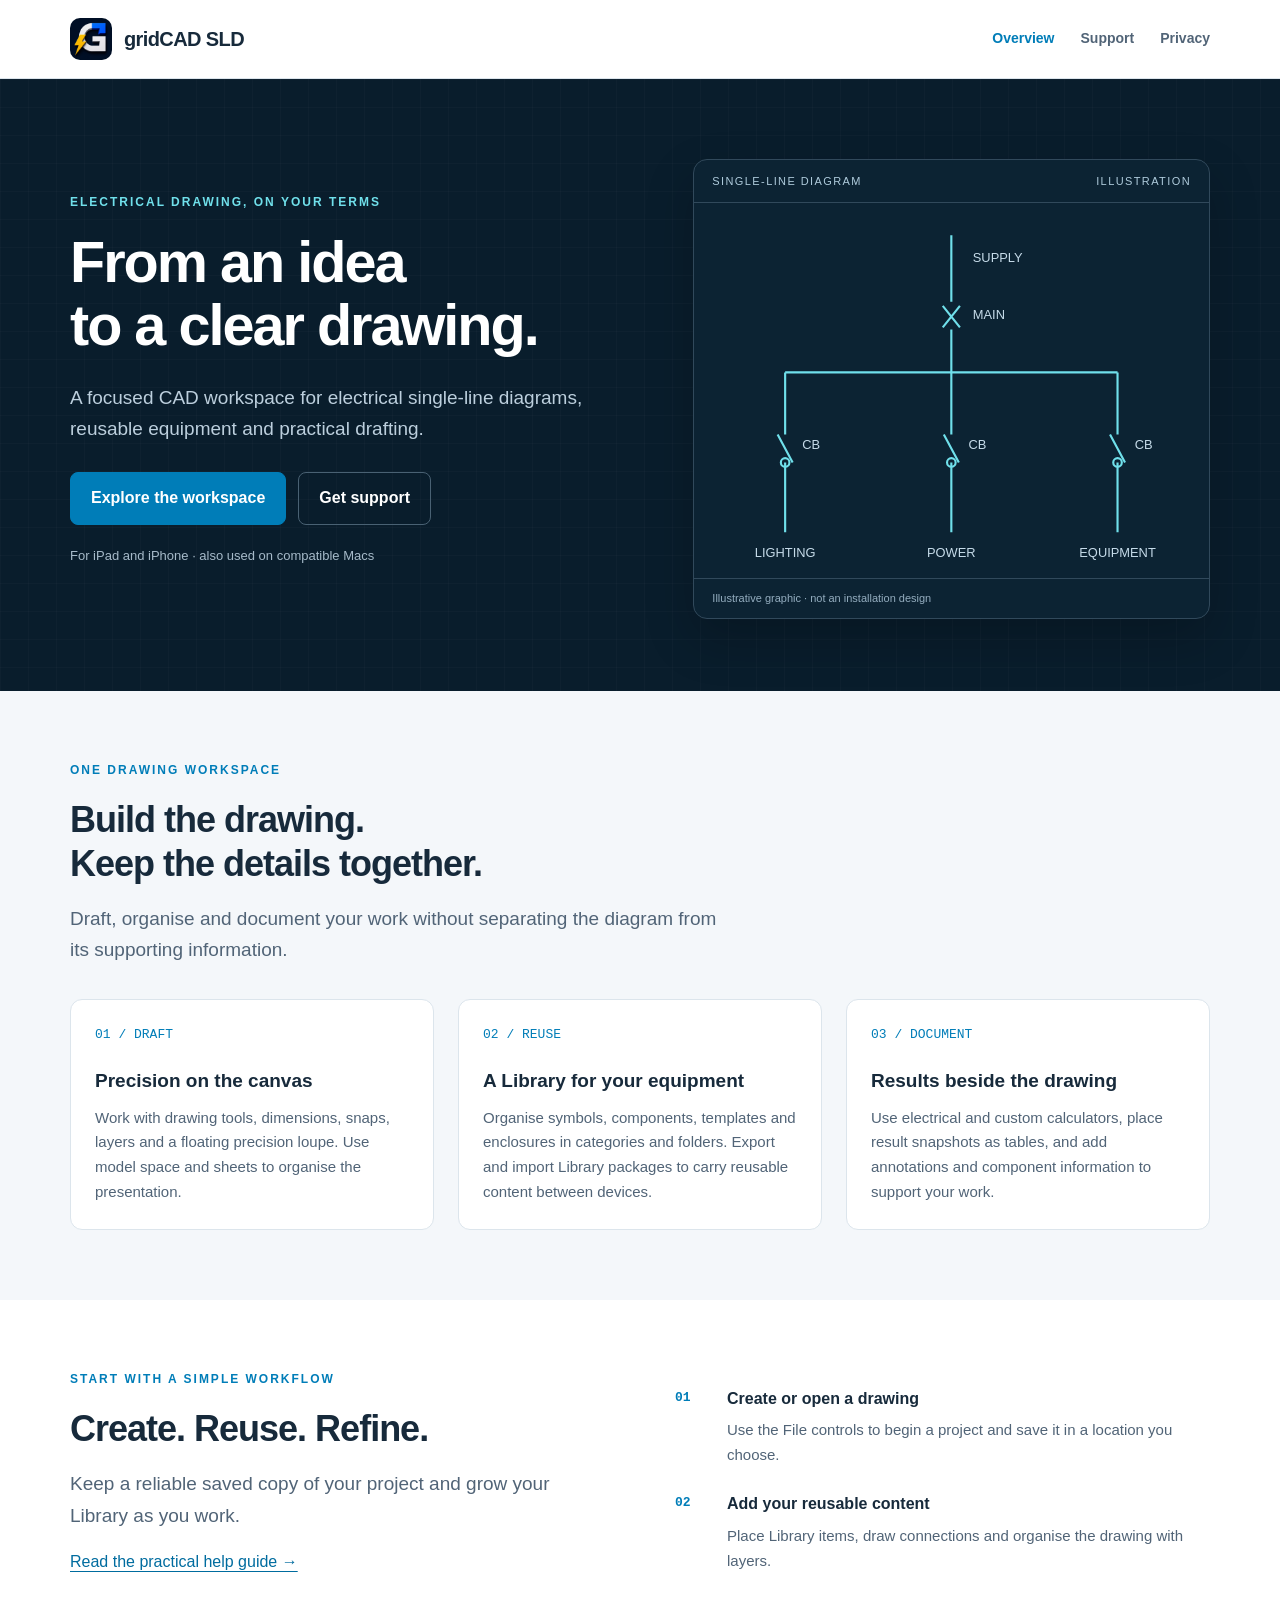
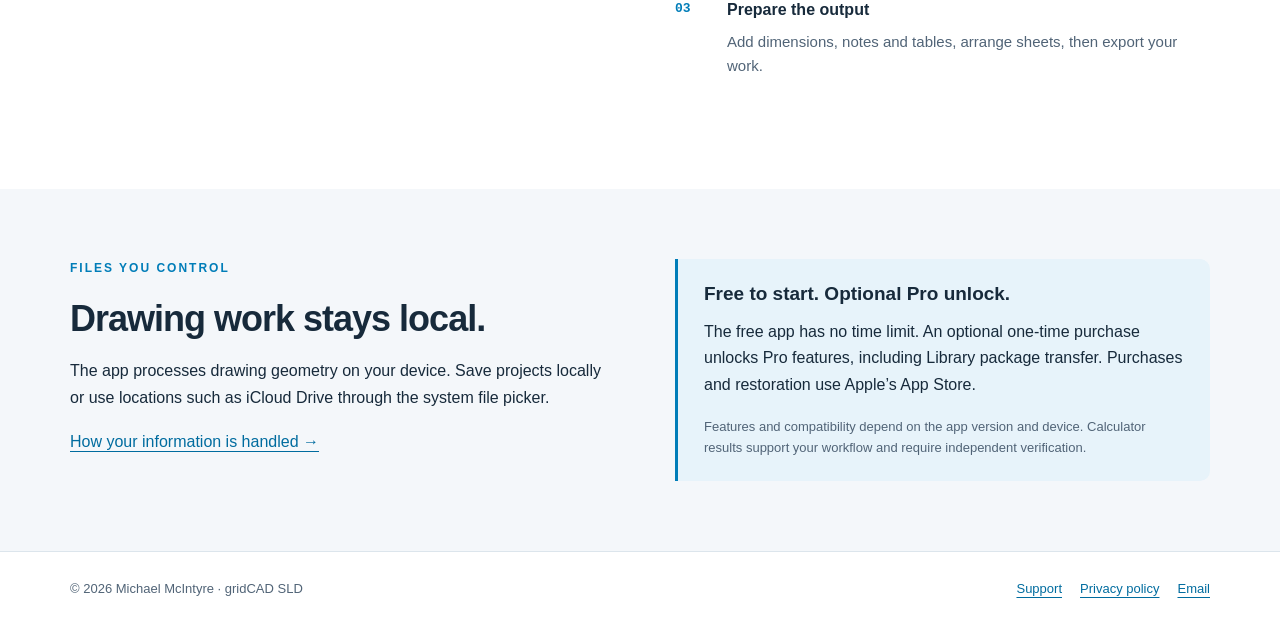
<file: index.html>
<!doctype html>
<html lang="en"><head><meta charset="utf-8"><meta name="viewport" content="width=device-width, initial-scale=1"><title>Electrical drawing workspace | gridCAD SLD</title><meta name="description" content="gridCAD SLD: electrical single-line diagrams, reusable libraries, CAD drafting and custom calculators."><meta name="theme-color" content="#091d2c"><link rel="icon" href="app-icon.png"><link rel="stylesheet" href="styles.css"></head>
<body><a class="skip" href="#main">Skip to content</a><header><div class="wrap nav"><a class="brand" href="index.html"><img src="app-icon.png" width="42" height="42" alt="">gridCAD SLD</a><nav aria-label="Main navigation"><a href="index.html" aria-current="page">Overview</a><a href="support.html">Support</a><a href="privacy.html">Privacy</a></nav></div></header>
<main id="main"><section class="hero"><div class="wrap hero-grid"><div><p class="eyebrow">Electrical drawing, on your terms</p><h1>From an idea<br>to a clear drawing.</h1><p class="lead">A focused CAD workspace for electrical single-line diagrams, reusable equipment and practical drafting.</p><div class="actions"><a class="button" href="#features">Explore the workspace</a><a class="button secondary" href="support.html">Get support</a></div><p class="platforms">For iPad and iPhone · also used on compatible Macs</p></div><div class="diagram"><div class="diagram-top"><span>Single-line diagram</span><span>Illustration</span></div><svg viewBox="0 0 480 350" role="img" aria-labelledby="diagram-title"><title id="diagram-title">Simplified example of a supply feeding three outgoing circuits</title><g fill="none" stroke="#70e0eb" stroke-width="2"><path d="M240 30v62m0 26v40M85 158h310M85 158v58m0 26v65M240 158v58m0 26v65M395 158v58m0 26v65"/><path d="M232 96l16 20m-16 0 16-20M78 216l14 26m141-26 14 26m141-26 14 26"/><circle cx="85" cy="242" r="4"/><circle cx="240" cy="242" r="4"/><circle cx="395" cy="242" r="4"/></g><g fill="#c6dbe9" font-family="sans-serif" font-size="12"><text x="260" y="55">SUPPLY</text><text x="260" y="108">MAIN</text><text x="101" y="229">CB</text><text x="256" y="229">CB</text><text x="411" y="229">CB</text><text x="85" y="330" text-anchor="middle">LIGHTING</text><text x="240" y="330" text-anchor="middle">POWER</text><text x="395" y="330" text-anchor="middle">EQUIPMENT</text></g></svg><div class="diagram-caption">Illustrative graphic · not an installation design</div></div></div></section>
<section class="section" id="features"><div class="wrap"><div class="section-title"><p class="eyebrow">One drawing workspace</p><h2>Build the drawing.<br>Keep the details together.</h2><p class="lead">Draft, organise and document your work without separating the diagram from its supporting information.</p></div><div class="features"><article class="feature"><span class="number">01 / DRAFT</span><h3>Precision on the canvas</h3><p>Work with drawing tools, dimensions, snaps, layers and a floating precision loupe. Use model space and sheets to organise the presentation.</p></article><article class="feature"><span class="number">02 / REUSE</span><h3>A Library for your equipment</h3><p>Organise symbols, components, templates and enclosures in categories and folders. Export and import Library packages to carry reusable content between devices.</p></article><article class="feature"><span class="number">03 / DOCUMENT</span><h3>Results beside the drawing</h3><p>Use electrical and custom calculators, place result snapshots as tables, and add annotations and component information to support your work.</p></article></div></div></section>
<section class="section white"><div class="wrap split"><div><p class="eyebrow">Start with a simple workflow</p><h2>Create. Reuse. Refine.</h2><p class="lead">Keep a reliable saved copy of your project and grow your Library as you work.</p><a href="support.html">Read the practical help guide →</a></div><ol class="steps"><li><strong>Create or open a drawing</strong><p>Use the File controls to begin a project and save it in a location you choose.</p></li><li><strong>Add your reusable content</strong><p>Place Library items, draw connections and organise the drawing with layers.</p></li><li><strong>Prepare the output</strong><p>Add dimensions, notes and tables, arrange sheets, then export your work.</p></li></ol></div></section>
<section class="section"><div class="wrap split"><div><p class="eyebrow">Files you control</p><h2>Drawing work stays local.</h2><p>The app processes drawing geometry on your device. Save projects locally or use locations such as iCloud Drive through the system file picker.</p><p><a href="privacy.html">How your information is handled →</a></p></div><div class="callout"><h3>Free to start. Optional Pro unlock.</h3><p>The free app has no time limit. An optional one-time purchase unlocks Pro features, including Library package transfer. Purchases and restoration use Apple’s App Store.</p><p class="fine">Features and compatibility depend on the app version and device. Calculator results support your workflow and require independent verification.</p></div></div></section></main><footer class="footer"><div class="wrap footer-inner"><p>© 2026 Michael McIntyre · gridCAD SLD</p><div><a href="support.html">Support</a><a href="privacy.html">Privacy policy</a><a href="mailto:mikegencor1@gmail.com">Email</a></div></div></footer></body></html>
</file>
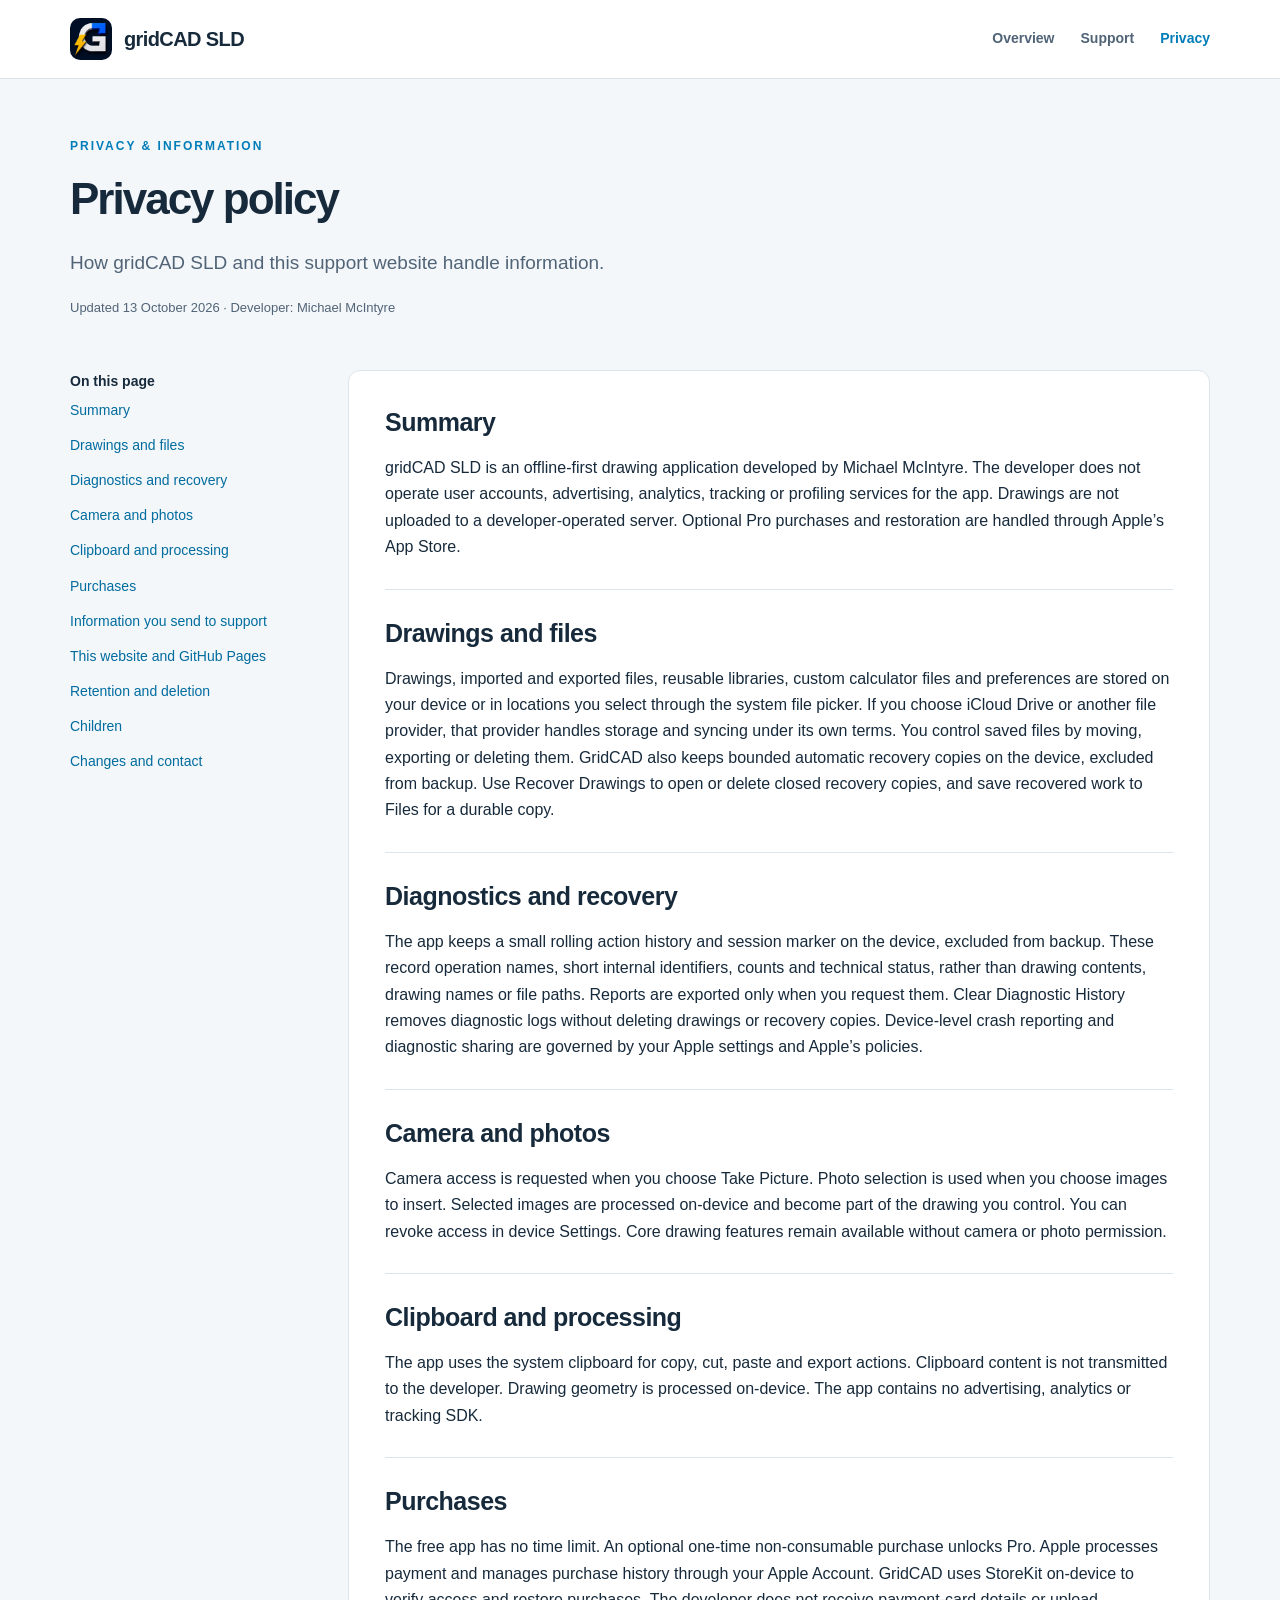
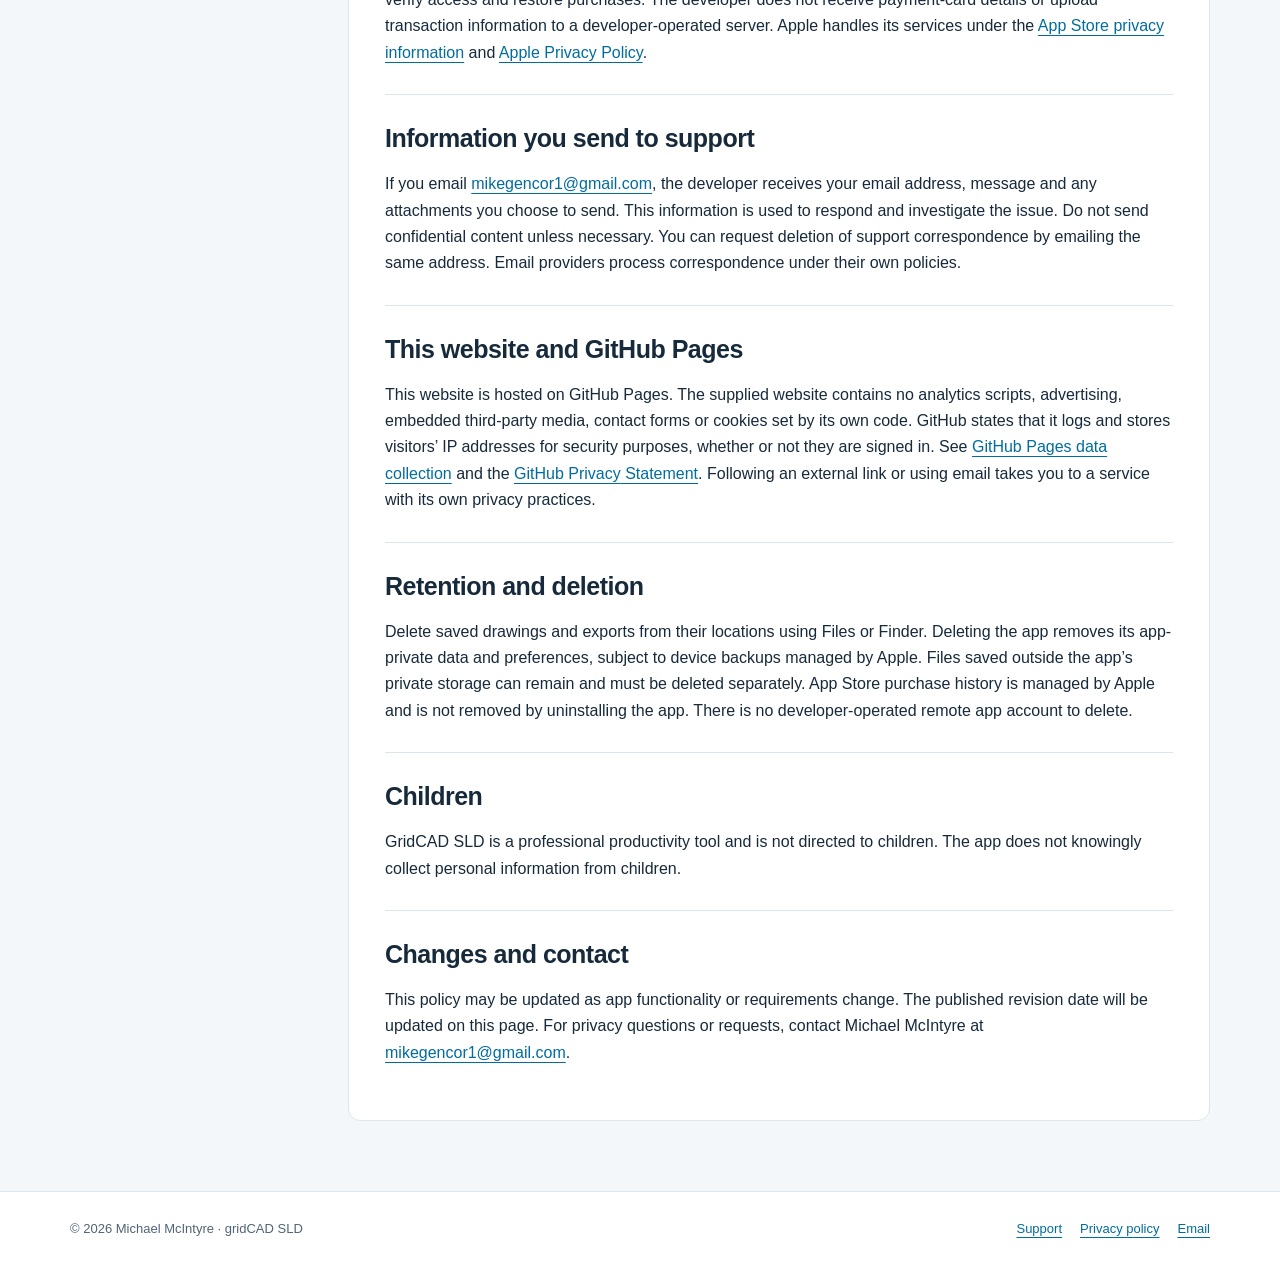
<file: privacy.html>
<!doctype html>
<html lang="en"><head><meta charset="utf-8"><meta name="viewport" content="width=device-width, initial-scale=1"><title>Privacy policy | gridCAD SLD</title><meta name="description" content="Privacy information for gridCAD SLD: local drawing storage, Apple purchases, support correspondence and GitHub Pages hosting."><meta name="theme-color" content="#091d2c"><link rel="icon" href="app-icon.png"><link rel="stylesheet" href="styles.css"></head>
<body><a class="skip" href="#main">Skip to content</a><header><div class="wrap nav"><a class="brand" href="index.html"><img src="app-icon.png" width="42" height="42" alt="">gridCAD SLD</a><nav aria-label="Main navigation"><a href="index.html">Overview</a><a href="support.html">Support</a><a href="privacy.html" aria-current="page">Privacy</a></nav></div></header>
<main id="main"><div class="wrap page-heading"><p class="eyebrow">Privacy & information</p><h1>Privacy policy</h1><p class="lead">How gridCAD SLD and this support website handle information.</p><p class="fine">Updated 13 October 2026 · Developer: Michael McIntyre</p></div><div class="wrap content-grid"><aside class="contents" aria-label="Policy contents"><strong>On this page</strong><a href="#summary">Summary</a><a href="#files">Drawings and files</a><a href="#diagnostics">Diagnostics and recovery</a><a href="#photos">Camera and photos</a><a href="#clipboard">Clipboard and processing</a><a href="#purchases">Purchases</a><a href="#support">Information you send to support</a><a href="#website">This website and GitHub Pages</a><a href="#deletion">Retention and deletion</a><a href="#children">Children</a><a href="#contact">Changes and contact</a></aside><article class="article"><section id="summary"><h2>Summary</h2><p>gridCAD SLD is an offline-first drawing application developed by Michael McIntyre. The developer does not operate user accounts, advertising, analytics, tracking or profiling services for the app. Drawings are not uploaded to a developer-operated server. Optional Pro purchases and restoration are handled through Apple’s App Store.</p></section><section id="files"><h2>Drawings and files</h2><p>Drawings, imported and exported files, reusable libraries, custom calculator files and preferences are stored on your device or in locations you select through the system file picker. If you choose iCloud Drive or another file provider, that provider handles storage and syncing under its own terms. You control saved files by moving, exporting or deleting them. GridCAD also keeps bounded automatic recovery copies on the device, excluded from backup. Use Recover Drawings to open or delete closed recovery copies, and save recovered work to Files for a durable copy.</p></section><section id="diagnostics"><h2>Diagnostics and recovery</h2><p>The app keeps a small rolling action history and session marker on the device, excluded from backup. These record operation names, short internal identifiers, counts and technical status, rather than drawing contents, drawing names or file paths. Reports are exported only when you request them. Clear Diagnostic History removes diagnostic logs without deleting drawings or recovery copies. Device-level crash reporting and diagnostic sharing are governed by your Apple settings and Apple’s policies.</p></section><section id="photos"><h2>Camera and photos</h2><p>Camera access is requested when you choose Take Picture. Photo selection is used when you choose images to insert. Selected images are processed on-device and become part of the drawing you control. You can revoke access in device Settings. Core drawing features remain available without camera or photo permission.</p></section><section id="clipboard"><h2>Clipboard and processing</h2><p>The app uses the system clipboard for copy, cut, paste and export actions. Clipboard content is not transmitted to the developer. Drawing geometry is processed on-device. The app contains no advertising, analytics or tracking SDK.</p></section><section id="purchases"><h2>Purchases</h2><p>The free app has no time limit. An optional one-time non-consumable purchase unlocks Pro. Apple processes payment and manages purchase history through your Apple Account. GridCAD uses StoreKit on-device to verify access and restore purchases. The developer does not receive payment-card details or upload transaction information to a developer-operated server. Apple handles its services under the <a href="https://www.apple.com/legal/privacy/data/en/appstore/">App Store privacy information</a> and <a href="https://www.apple.com/legal/privacy/en-ww/">Apple Privacy Policy</a>.</p></section><section id="support"><h2>Information you send to support</h2><p>If you email <a class="email" href="mailto:mikegencor1@gmail.com">mikegencor1@gmail.com</a>, the developer receives your email address, message and any attachments you choose to send. This information is used to respond and investigate the issue. Do not send confidential content unless necessary. You can request deletion of support correspondence by emailing the same address. Email providers process correspondence under their own policies.</p></section><section id="website"><h2>This website and GitHub Pages</h2><p>This website is hosted on GitHub Pages. The supplied website contains no analytics scripts, advertising, embedded third-party media, contact forms or cookies set by its own code. GitHub states that it logs and stores visitors’ IP addresses for security purposes, whether or not they are signed in. See <a href="https://docs.github.com/en/pages/getting-started-with-github-pages/what-is-github-pages#data-collection">GitHub Pages data collection</a> and the <a href="https://docs.github.com/en/site-policy/privacy-policies/github-general-privacy-statement">GitHub Privacy Statement</a>. Following an external link or using email takes you to a service with its own privacy practices.</p></section><section id="deletion"><h2>Retention and deletion</h2><p>Delete saved drawings and exports from their locations using Files or Finder. Deleting the app removes its app-private data and preferences, subject to device backups managed by Apple. Files saved outside the app’s private storage can remain and must be deleted separately. App Store purchase history is managed by Apple and is not removed by uninstalling the app. There is no developer-operated remote app account to delete.</p></section><section id="children"><h2>Children</h2><p>GridCAD SLD is a professional productivity tool and is not directed to children. The app does not knowingly collect personal information from children.</p></section><section id="contact"><h2>Changes and contact</h2><p>This policy may be updated as app functionality or requirements change. The published revision date will be updated on this page. For privacy questions or requests, contact Michael McIntyre at <a class="email" href="mailto:mikegencor1@gmail.com">mikegencor1@gmail.com</a>.</p></section></article></div></main><footer class="footer"><div class="wrap footer-inner"><p>© 2026 Michael McIntyre · gridCAD SLD</p><div><a href="support.html">Support</a><a href="privacy.html">Privacy policy</a><a href="mailto:mikegencor1@gmail.com">Email</a></div></div></footer></body></html>
</file>
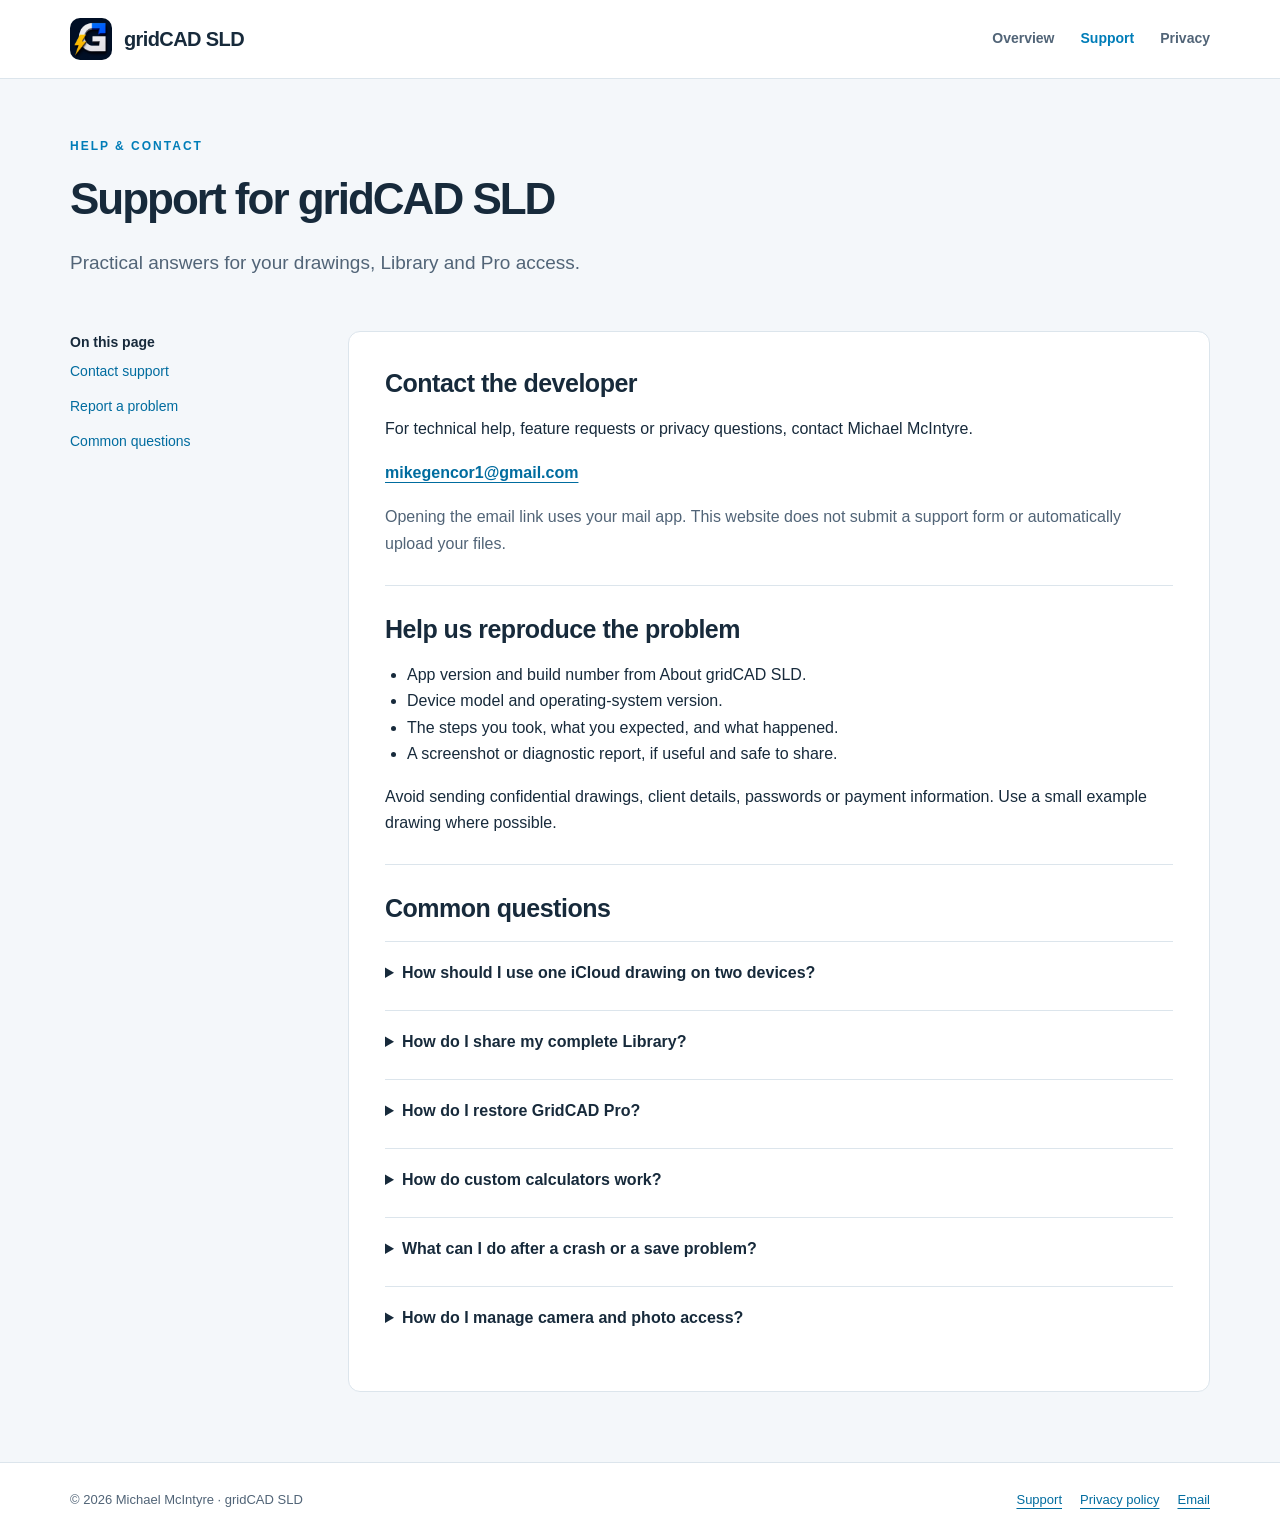
<file: support.html>
<!doctype html>
<html lang="en"><head><meta charset="utf-8"><meta name="viewport" content="width=device-width, initial-scale=1"><title>Support | gridCAD SLD</title><meta name="description" content="Contact gridCAD SLD support and find help with iCloud drawings, Library imports, Pro restoration and custom calculators."><meta name="theme-color" content="#091d2c"><link rel="icon" href="app-icon.png"><link rel="stylesheet" href="styles.css"></head>
<body><a class="skip" href="#main">Skip to content</a><header><div class="wrap nav"><a class="brand" href="index.html"><img src="app-icon.png" width="42" height="42" alt="">gridCAD SLD</a><nav aria-label="Main navigation"><a href="index.html">Overview</a><a href="support.html" aria-current="page">Support</a><a href="privacy.html">Privacy</a></nav></div></header>
<main id="main"><div class="wrap page-heading"><p class="eyebrow">Help & contact</p><h1>Support for gridCAD SLD</h1><p class="lead">Practical answers for your drawings, Library and Pro access.</p></div><div class="wrap content-grid"><aside class="contents" aria-label="On this page"><strong>On this page</strong><a href="#contact">Contact support</a><a href="#report">Report a problem</a><a href="#help">Common questions</a></aside><article class="article"><section id="contact"><h2>Contact the developer</h2><p>For technical help, feature requests or privacy questions, contact Michael McIntyre.</p><p class="contact"><a href="mailto:mikegencor1@gmail.com?subject=gridCAD%20SLD%20Support">mikegencor1@gmail.com</a></p><p class="fine">Opening the email link uses your mail app. This website does not submit a support form or automatically upload your files.</p></section><section id="report"><h2>Help us reproduce the problem</h2><ul><li>App version and build number from About gridCAD SLD.</li><li>Device model and operating-system version.</li><li>The steps you took, what you expected, and what happened.</li><li>A screenshot or diagnostic report, if useful and safe to share.</li></ul><p>Avoid sending confidential drawings, client details, passwords or payment information. Use a small example drawing where possible.</p></section><section id="help"><h2>Common questions</h2>
<details><summary>How should I use one iCloud drawing on two devices?</summary><p>Save the drawing to iCloud Drive using the app’s file controls. Finish editing on the first device, confirm the drawing is saved and allow iCloud to sync before opening it on the second device. Avoid editing the same file on both devices at once. If the app reports that the file changed elsewhere, save a copy with a different name to preserve your changes before reopening the latest file.</p></details>
<details><summary>How do I share my complete Library?</summary><p>In Library, choose Export Entire Library and save the .gridLibrary file. On the other device, use Import Entire Library and select that file. Review its contents and duplicate options before importing. Skip keeps existing matching items; Keep Both creates additional items; Replace replaces matching items. Library package transfer requires Pro.</p><p>In versions that support file associations, opening a .gridLibrary file from Files or Finder also starts the import workflow. Existing .zip symbol packages can be imported through the Library’s Import command.</p></details>
<details><summary>How do I restore GridCAD Pro?</summary><p>Use the same Apple Account that originally purchased Pro and choose Restore Purchases on the Pro screen. An internet connection may be needed to contact Apple. The one-time unlock is a non-consumable purchase. If access is still missing, email support with the app version and the message shown; do not send payment-card details.</p></details>
<details><summary>How do custom calculators work?</summary><p>Open the Calculators tab, then Custom Calculators. Use Tutorial for the supported JSON format and instructions. Import the JSON file, check its inputs, assumptions and verification examples, and calculate. Where available, paste results into the drawing as a table snapshot. The snapshot does not update automatically when inputs change. Units are display labels; the calculator file must implement any unit conversion.</p><p>Check engineering formulas and source data independently before relying on a result. An imported file is not a certification or approval.</p></details>
<details><summary>What can I do after a crash or a save problem?</summary><p>Review available recovery copies through Recover Drawings. Save recovered work to Files for a durable copy. If the file changed elsewhere, use Save a Copy with a different name. Send support the steps that reproduce the issue and, if you choose, a diagnostic report exported from Diagnostics.</p></details>
<details><summary>How do I manage camera and photo access?</summary><p>Camera access is used when you choose Take Picture. Select images through the app’s photo controls. You can manage permissions in device Settings; core drawing remains available without camera or photo access.</p></details>
</section></article></div></main><footer class="footer"><div class="wrap footer-inner"><p>© 2026 Michael McIntyre · gridCAD SLD</p><div><a href="support.html">Support</a><a href="privacy.html">Privacy policy</a><a href="mailto:mikegencor1@gmail.com">Email</a></div></div></footer></body></html>
</file>
<file: styles.css>
:root{--ink:#172a3b;--muted:#516477;--navy:#091d2c;--blue:#007db8;--cyan:#70e0eb;--line:#dce5ec;--paper:#f4f7fa;--white:#fff;font-family:-apple-system,BlinkMacSystemFont,"Segoe UI",sans-serif;color:var(--ink);background:var(--paper);line-height:1.65}
*{box-sizing:border-box}body{margin:0}a{color:#006c9f;text-underline-offset:4px}a:hover{text-decoration-thickness:2px}a:focus-visible,summary:focus-visible{outline:3px solid #007db8;outline-offset:5px;border-radius:4px}img,svg{max-width:100%;height:auto}.wrap{width:min(1140px,calc(100% - 48px));margin:auto}.skip{position:absolute;left:16px;top:-80px;background:white;padding:12px;z-index:9}.skip:focus{top:12px}header{background:white;border-bottom:1px solid var(--line)}.nav{display:flex;align-items:center;justify-content:space-between;gap:24px;padding:18px 0}.brand{display:flex;align-items:center;gap:12px;color:var(--ink);text-decoration:none;font-size:20px;font-weight:750;letter-spacing:-.6px}.brand img{width:42px;height:42px;border-radius:10px}nav{display:flex;gap:26px;align-items:center}nav a{font-size:14px;text-decoration:none;font-weight:650;color:var(--muted)}nav a[aria-current=page]{color:var(--blue)}.hero{background:var(--navy);color:white;padding:80px 0 72px;background-image:linear-gradient(#ffffff05 1px,transparent 1px),linear-gradient(90deg,#ffffff05 1px,transparent 1px);background-size:28px 28px}.hero-grid{display:grid;grid-template-columns:1.1fr 1fr;align-items:center;gap:55px}.eyebrow{font-size:12px;font-weight:750;letter-spacing:2px;text-transform:uppercase;color:var(--blue);margin:0 0 18px}.hero .eyebrow{color:var(--cyan)}h1{font-size:clamp(36px,4.5vw,62px);line-height:1.1;letter-spacing:-2px;margin:0 0 24px}h2{font-size:clamp(26px,3vw,36px);line-height:1.2;letter-spacing:-1px;margin:0 0 18px}h3{font-size:19px;line-height:1.35;margin:0 0 12px}p{margin:0 0 18px}.lead{font-size:19px;color:var(--muted);max-width:650px}.hero .lead{color:#bccfdd}.actions{display:flex;flex-wrap:wrap;gap:12px;margin:28px 0 20px}.button{display:inline-flex;align-items:center;justify-content:center;padding:12px 20px;background:var(--blue);color:white;border:1px solid var(--blue);border-radius:8px;text-decoration:none;font-weight:700;min-height:48px}.button:hover{background:#006d9f}.button.secondary{background:transparent;color:var(--ink);border-color:var(--line)}.hero .secondary{color:white;border-color:#496173}.platforms{font-size:13px;color:#a6bac9}.diagram{border:1px solid #31495b;border-radius:14px;background:#0c2333;box-shadow:0 20px 50px #0003;overflow:hidden}.diagram-top{padding:12px 18px;display:flex;justify-content:space-between;border-bottom:1px solid #31495b;font-size:11px;letter-spacing:1.4px;text-transform:uppercase;color:#afcbdc}.diagram svg{display:block;width:100%}.diagram-caption{padding:10px 18px;font-size:11px;color:#94adbf;border-top:1px solid #31495b}.section{padding:70px 0}.section.white{background:white}.section-title{max-width:680px;margin-bottom:34px}.features{display:grid;grid-template-columns:repeat(3,1fr);gap:24px}.feature{padding:24px;border:1px solid var(--line);background:white;border-radius:12px}.number{font-family:monospace;color:var(--blue);font-size:13px;margin-bottom:22px;display:block}.feature p{color:var(--muted);font-size:15px;margin:0}.split{display:grid;grid-template-columns:1fr 1fr;gap:70px;align-items:start}.steps{list-style:none;padding:0;counter-reset:step}.steps li{counter-increment:step;padding:0 0 24px 52px;position:relative}.steps li:before{content:counter(step,decimal-leading-zero);position:absolute;left:0;top:1px;color:var(--blue);font-weight:750;font-family:monospace}.steps strong{display:block;margin-bottom:6px}.steps p{color:var(--muted);margin:0;font-size:15px}.callout{background:#e7f3fa;border-left:3px solid var(--blue);padding:22px 26px;border-radius:0 10px 10px 0}.callout p:last-child{margin:0}.page-heading{padding:58px 0 34px}.page-heading h1{font-size:44px}.content-grid{display:grid;grid-template-columns:230px 1fr;gap:48px;align-items:start;padding-bottom:70px}.contents{font-size:14px;position:sticky;top:24px}.contents a{display:block;padding:6px 0;text-decoration:none}.article{background:white;border:1px solid var(--line);border-radius:12px;padding:36px;min-width:0}.article section+section{border-top:1px solid var(--line);padding-top:28px;margin-top:28px}.article h2{font-size:25px;letter-spacing:-.5px;scroll-margin-top:24px}.article p,.article li{font-size:16px}.article ul{padding-left:22px}.contact{font-size:clamp(17px,2vw,24px);overflow-wrap:anywhere;font-weight:650}details{border-top:1px solid var(--line);padding:18px 0}summary{font-weight:650;cursor:pointer;min-height:32px}details p{padding-top:14px;color:var(--muted);margin-bottom:0}.fine{font-size:13px;color:var(--muted)}.footer{border-top:1px solid var(--line);padding:26px 0;background:white}.footer-inner{display:flex;justify-content:space-between;gap:18px;font-size:13px;color:var(--muted)}.footer a{margin-left:18px}.footer p{margin:0}.email{overflow-wrap:anywhere}
@media(max-width:850px){.hero-grid{grid-template-columns:1fr;gap:35px}.hero{padding:50px 0}.diagram{max-width:600px}.features{grid-template-columns:1fr}.split{grid-template-columns:1fr;gap:30px}.content-grid{grid-template-columns:1fr;gap:24px}.contents{position:static;display:flex;gap:8px 20px;flex-wrap:wrap}.contents strong{width:100%}.section{padding:48px 0}.article{padding:26px}}
@media(max-width:480px){.wrap{width:calc(100% - 32px)}.nav{flex-wrap:wrap;gap:14px;padding:14px 0}nav{gap:22px;width:100%;justify-content:space-between}.brand{font-size:19px}h1{letter-spacing:-1px}.hero .lead{font-size:17px}.page-heading h1{font-size:36px}.article{padding:20px}.footer-inner{flex-direction:column}.footer a{margin:0 18px 0 0}.button{width:100%}}
@media(prefers-reduced-motion:reduce){*{scroll-behavior:auto!important}}
</file>
